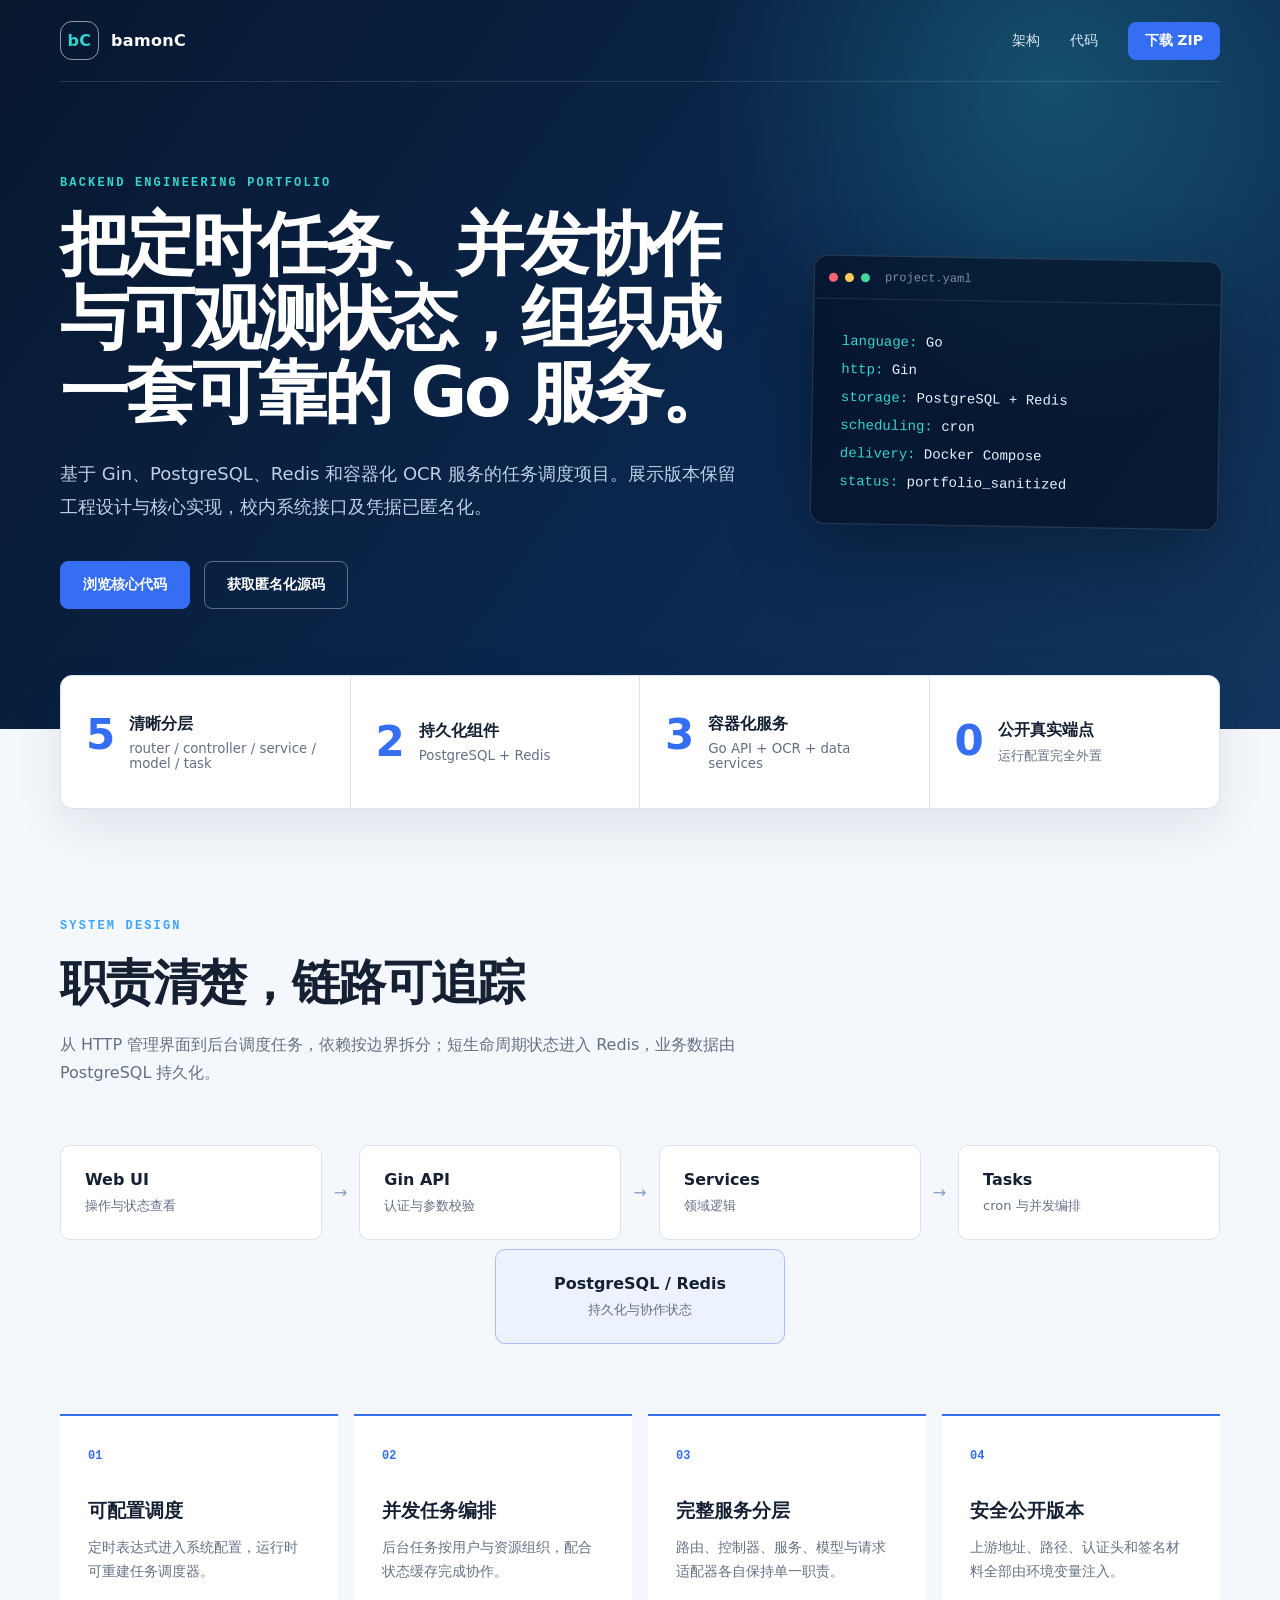
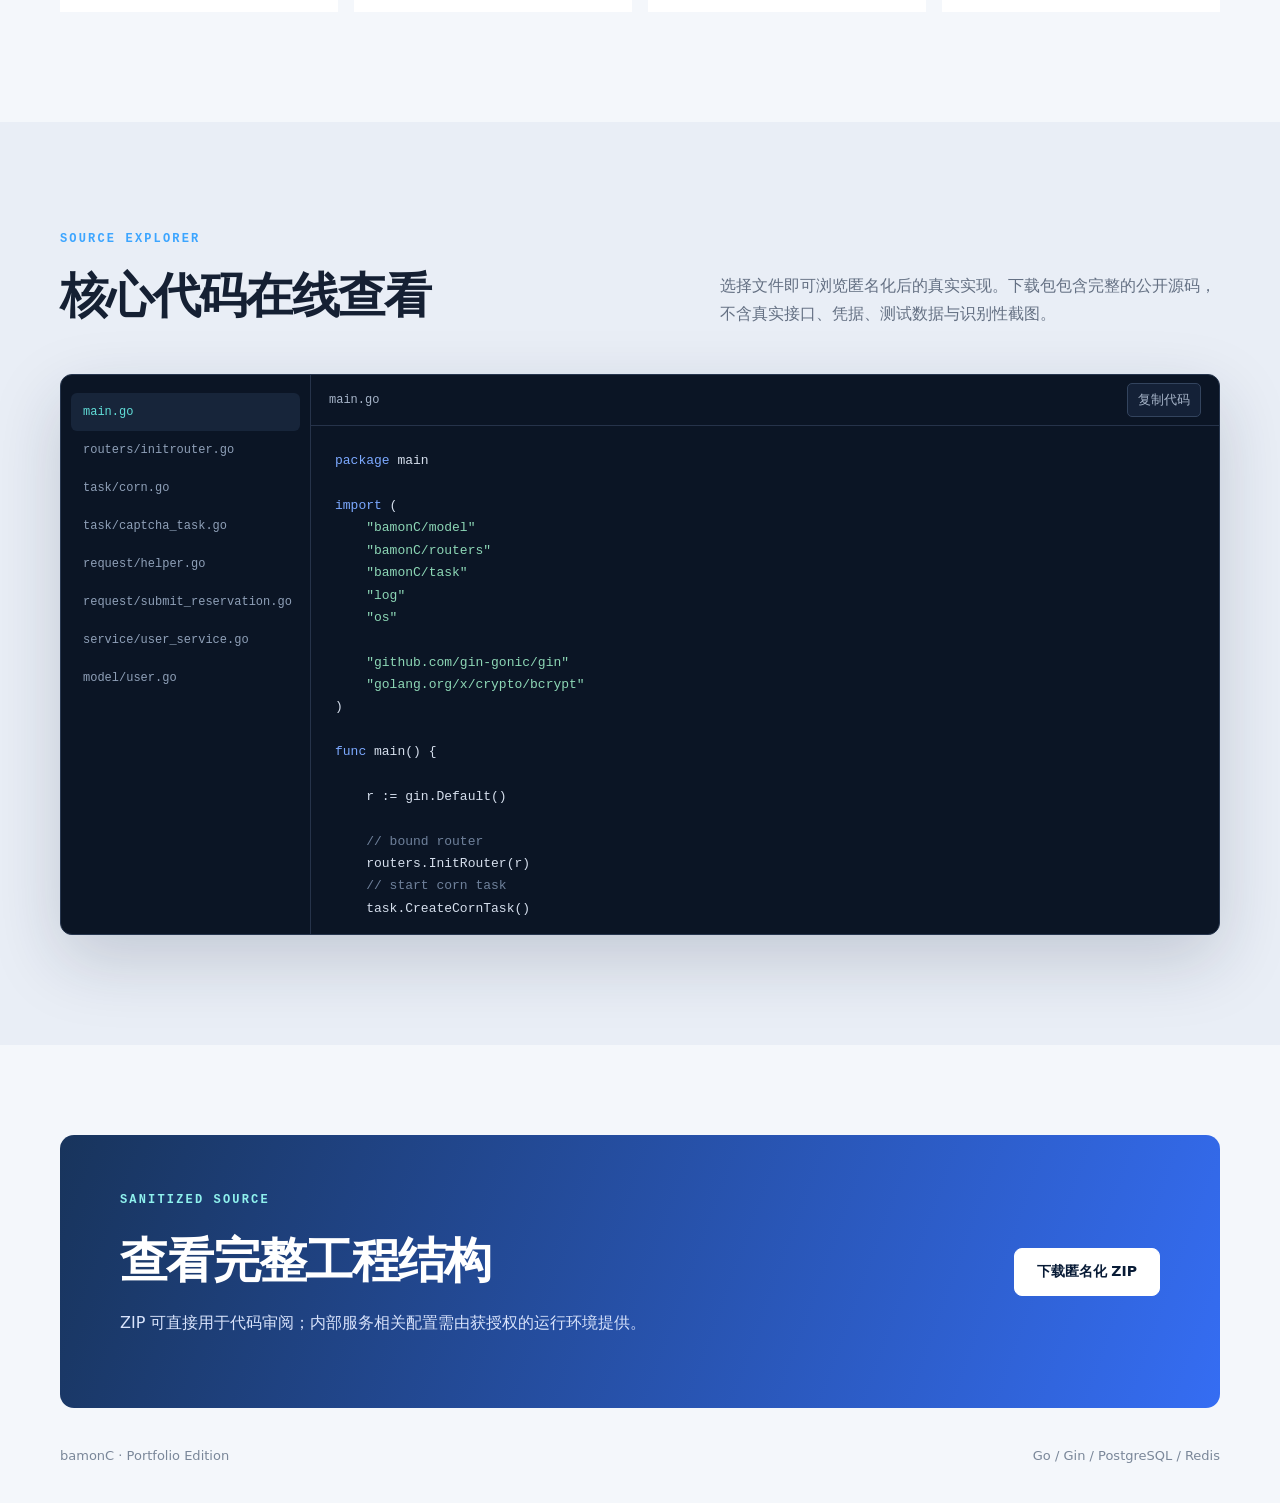
<file: docs/index.html>
<!doctype html>
<html lang="zh-CN">
<head>
  <meta charset="utf-8">
  <meta name="viewport" content="width=device-width, initial-scale=1">
  <meta name="description" content="bamonC：Go、Gin、PostgreSQL 与 Redis 驱动的任务调度系统作品集。">
  <title>bamonC · Backend Portfolio</title>
  <link rel="stylesheet" href="assets/style.css">
</head>
<body>
  <header class="hero">
    <nav class="nav shell" aria-label="主导航">
      <a class="brand" href="#top"><span class="brand-mark">bC</span>bamonC</a>
      <div class="nav-links">
        <a href="#architecture">架构</a>
        <a href="#code">代码</a>
        <a class="button button-small" href="downloads/bamonC-anonymized.zip" download>下载 ZIP</a>
      </div>
    </nav>

    <div class="hero-content shell" id="top">
      <div>
        <p class="eyebrow">BACKEND ENGINEERING PORTFOLIO</p>
        <h1>把定时任务、并发协作与可观测状态，组织成一套可靠的 Go 服务。</h1>
        <p class="lead">基于 Gin、PostgreSQL、Redis 和容器化 OCR 服务的任务调度项目。展示版本保留工程设计与核心实现，校内系统接口及凭据已匿名化。</p>
        <div class="actions">
          <a class="button" href="#code">浏览核心代码</a>
          <a class="button button-ghost" href="downloads/bamonC-anonymized.zip" download>获取匿名化源码</a>
        </div>
      </div>
      <aside class="terminal" aria-label="项目技术概览">
        <div class="terminal-bar"><i></i><i></i><i></i><span>project.yaml</span></div>
        <pre><code><span>language:</span> Go
<span>http:</span> Gin
<span>storage:</span> PostgreSQL + Redis
<span>scheduling:</span> cron
<span>delivery:</span> Docker Compose
<span>status:</span> portfolio_sanitized</code></pre>
      </aside>
    </div>
  </header>

  <main>
    <section class="metrics shell" aria-label="项目亮点">
      <article><strong>5</strong><span>清晰分层</span><small>router / controller / service / model / task</small></article>
      <article><strong>2</strong><span>持久化组件</span><small>PostgreSQL + Redis</small></article>
      <article><strong>3</strong><span>容器化服务</span><small>Go API + OCR + data services</small></article>
      <article><strong>0</strong><span>公开真实端点</span><small>运行配置完全外置</small></article>
    </section>

    <section class="section shell" id="architecture">
      <div class="section-heading">
        <p class="eyebrow">SYSTEM DESIGN</p>
        <h2>职责清楚，链路可追踪</h2>
        <p>从 HTTP 管理界面到后台调度任务，依赖按边界拆分；短生命周期状态进入 Redis，业务数据由 PostgreSQL 持久化。</p>
      </div>
      <div class="flow" aria-label="系统架构">
        <div><b>Web UI</b><span>操作与状态查看</span></div><em>→</em>
        <div><b>Gin API</b><span>认证与参数校验</span></div><em>→</em>
        <div><b>Services</b><span>领域逻辑</span></div><em>→</em>
        <div><b>Tasks</b><span>cron 与并发编排</span></div>
        <div class="flow-store"><b>PostgreSQL / Redis</b><span>持久化与协作状态</span></div>
      </div>
      <div class="feature-grid">
        <article><span>01</span><h3>可配置调度</h3><p>定时表达式进入系统配置，运行时可重建任务调度器。</p></article>
        <article><span>02</span><h3>并发任务编排</h3><p>后台任务按用户与资源组织，配合状态缓存完成协作。</p></article>
        <article><span>03</span><h3>完整服务分层</h3><p>路由、控制器、服务、模型与请求适配器各自保持单一职责。</p></article>
        <article><span>04</span><h3>安全公开版本</h3><p>上游地址、路径、认证头和签名材料全部由环境变量注入。</p></article>
      </div>
    </section>

    <section class="section code-section" id="code">
      <div class="shell">
        <div class="section-heading split-heading">
          <div><p class="eyebrow">SOURCE EXPLORER</p><h2>核心代码在线查看</h2></div>
          <p>选择文件即可浏览匿名化后的真实实现。下载包包含完整的公开源码，不含真实接口、凭据、测试数据与识别性截图。</p>
        </div>
        <div class="code-browser">
          <div class="file-list" id="fileList" role="tablist" aria-label="源码文件"></div>
          <div class="code-panel">
            <div class="code-toolbar"><span id="currentFile">加载中…</span><button id="copyCode" type="button">复制代码</button></div>
            <pre><code id="sourceCode">正在加载源码…</code></pre>
          </div>
        </div>
      </div>
    </section>

    <section class="cta shell">
      <div><p class="eyebrow">SANITIZED SOURCE</p><h2>查看完整工程结构</h2><p>ZIP 可直接用于代码审阅；内部服务相关配置需由获授权的运行环境提供。</p></div>
      <a class="button button-light" href="downloads/bamonC-anonymized.zip" download>下载匿名化 ZIP</a>
    </section>
  </main>

  <footer class="shell"><span>bamonC · Portfolio Edition</span><span>Go / Gin / PostgreSQL / Redis</span></footer>
  <script src="assets/app.js"></script>
</body>
</html>
</file>
<file: docs/assets/style.css>
:root {
  --ink: #152033;
  --muted: #647083;
  --navy: #081b36;
  --blue: #356df3;
  --cyan: #35d3d0;
  --paper: #f4f7fb;
  --line: #dce3ed;
  --white: #fff;
  color-scheme: light;
  font-family: Inter, ui-sans-serif, system-ui, -apple-system, BlinkMacSystemFont, "Segoe UI", sans-serif;
}

* { box-sizing: border-box; }
html { scroll-behavior: smooth; }
body { margin: 0; color: var(--ink); background: var(--paper); }
a { color: inherit; text-decoration: none; }
.shell { width: min(1160px, calc(100% - 40px)); margin-inline: auto; }
.hero { min-height: 650px; color: white; background: radial-gradient(circle at 82% 12%, rgba(53, 211, 208, .23), transparent 28%), linear-gradient(125deg, #07172e 0%, #0b2850 62%, #12365d 100%); overflow: hidden; }
.nav { height: 82px; display: flex; align-items: center; justify-content: space-between; border-bottom: 1px solid rgba(255,255,255,.12); }
.brand { display: flex; align-items: center; gap: 12px; font-weight: 750; letter-spacing: .02em; }
.brand-mark { display: grid; place-items: center; width: 39px; height: 39px; border: 1px solid rgba(255,255,255,.55); border-radius: 12px; color: var(--cyan); }
.nav-links { display: flex; align-items: center; gap: 30px; color: #d9e6f5; font-size: 14px; }
.hero-content { display: grid; grid-template-columns: 1.25fr .75fr; gap: 72px; align-items: center; padding: 94px 0 120px; }
.eyebrow { margin: 0 0 18px; color: #3ca5ff; font: 700 12px/1.2 ui-monospace, SFMono-Regular, Menlo, monospace; letter-spacing: .18em; }
.hero .eyebrow { color: var(--cyan); }
h1 { max-width: 760px; margin: 0; font-size: clamp(42px, 5.4vw, 70px); line-height: 1.07; letter-spacing: -.045em; }
.lead { max-width: 700px; margin: 28px 0 0; color: #bed0e5; font-size: 18px; line-height: 1.8; }
.actions { display: flex; flex-wrap: wrap; gap: 14px; margin-top: 38px; }
.button { display: inline-flex; align-items: center; justify-content: center; min-height: 48px; padding: 0 22px; border: 1px solid var(--blue); border-radius: 8px; background: var(--blue); color: white; font-weight: 700; font-size: 14px; }
.button:hover { transform: translateY(-1px); filter: brightness(1.08); }
.button-small { min-height: 38px; padding-inline: 16px; }
.button-ghost { border-color: rgba(255,255,255,.35); background: transparent; }
.button-light { background: white; border-color: white; color: var(--navy); }
.terminal { border: 1px solid rgba(255,255,255,.14); border-radius: 14px; background: rgba(2, 12, 27, .58); box-shadow: 0 30px 80px rgba(0,0,0,.28); overflow: hidden; transform: rotate(1deg); }
.terminal-bar { display: flex; gap: 7px; align-items: center; height: 43px; padding: 0 14px; border-bottom: 1px solid rgba(255,255,255,.1); color: #7890ad; font: 12px ui-monospace, monospace; }
.terminal-bar i { width: 9px; height: 9px; border-radius: 50%; background: #ff6673; }.terminal-bar i:nth-child(2){background:#ffca56}.terminal-bar i:nth-child(3){background:#43d69e}.terminal-bar span{margin-left:8px}
.terminal pre { margin: 0; padding: 28px; color: #e8f1fc; font: 14px/2 ui-monospace, SFMono-Regular, Consolas, monospace; white-space: pre-wrap; }.terminal code span{color:var(--cyan)}
.metrics { position: relative; display: grid; grid-template-columns: repeat(4, 1fr); margin-top: -54px; border: 1px solid var(--line); border-radius: 12px; background: white; box-shadow: 0 18px 50px rgba(19,42,76,.09); overflow: hidden; }
.metrics article { min-height: 132px; display: grid; grid-template-columns: auto 1fr; align-content: center; column-gap: 14px; padding: 25px; border-right: 1px solid var(--line); }.metrics article:last-child{border:0}
.metrics strong { grid-row: span 2; color: var(--blue); font-size: 42px; line-height: 1; }.metrics span{font-weight:750}.metrics small{color:var(--muted);margin-top:6px}
.section { padding: 110px 0; }.section-heading{max-width:700px}.section-heading h2,.cta h2{margin:0;font-size:clamp(32px,4vw,48px);letter-spacing:-.035em}.section-heading>p:last-child,.cta p{color:var(--muted);line-height:1.75}
.flow { position: relative; display: grid; grid-template-columns: 1fr auto 1fr auto 1fr auto 1fr; align-items: center; gap: 12px; margin-top: 58px; padding-bottom: 104px; }.flow>div{padding:24px;border:1px solid var(--line);border-radius:10px;background:white}.flow b,.flow span{display:block}.flow span{margin-top:8px;color:var(--muted);font-size:13px}.flow em{color:#8aa1c0;font-style:normal}.flow-store{position:absolute;bottom:0;left:37.5%;width:25%;text-align:center;border-color:#a9bef6!important;background:#edf2ff!important}
.feature-grid { display: grid; grid-template-columns: repeat(4,1fr); gap: 16px; margin-top: 70px; }.feature-grid article{padding:28px;border-top:2px solid var(--blue);background:white}.feature-grid span{color:var(--blue);font:700 12px ui-monospace,monospace}.feature-grid h3{margin:35px 0 12px}.feature-grid p{margin:0;color:var(--muted);font-size:14px;line-height:1.7}
.code-section { background: #e9eef6; }.split-heading{max-width:none;display:flex;justify-content:space-between;gap:60px;align-items:end}.split-heading>p{max-width:500px;margin:0}
.code-browser { display: grid; grid-template-columns: 250px 1fr; min-height: 560px; margin-top: 46px; border: 1px solid #27364e; border-radius: 12px; background: #0b1525; box-shadow: 0 25px 70px rgba(20,36,61,.18); overflow: hidden; }
.file-list{padding:18px 10px;border-right:1px solid #26334a}.file-list button{width:100%;padding:12px;border:0;border-radius:6px;background:transparent;color:#8fa0b8;text-align:left;font:12px ui-monospace,monospace;cursor:pointer}.file-list button:hover,.file-list button.active{background:#17253a;color:#61ded8}
.code-panel{min-width:0}.code-toolbar{height:51px;display:flex;align-items:center;justify-content:space-between;padding:0 18px;border-bottom:1px solid #26334a;color:#a7b5c9;font:12px ui-monospace,monospace}.code-toolbar button{border:1px solid #33445e;border-radius:5px;background:#142137;color:#a7b5c9;padding:7px 10px;cursor:pointer}.code-panel pre{height:508px;margin:0;padding:24px;overflow:auto;color:#d6dfed;font:13px/1.72 ui-monospace,SFMono-Regular,Consolas,monospace;tab-size:4}.token-keyword{color:#7ca9ff}.token-string{color:#8dd7b6}.token-comment{color:#6f819b}
.cta { display: flex; justify-content: space-between; align-items: center; gap: 50px; margin-top: 90px; padding: 55px 60px; border-radius: 14px; color: white; background: linear-gradient(110deg,#18345c,#356df3); }.cta p{color:#d8e3fb;max-width:650px}.cta .eyebrow{color:#8ff1ed}
footer{display:flex;justify-content:space-between;padding:40px 0;color:#7a8799;font-size:13px}
@media (max-width:900px){.hero-content{grid-template-columns:1fr;padding-top:65px}.terminal{display:none}.metrics,.feature-grid{grid-template-columns:repeat(2,1fr)}.flow{grid-template-columns:1fr;gap:10px;padding:0}.flow em{transform:rotate(90deg);text-align:center}.flow-store{position:static;width:auto}.code-browser{grid-template-columns:1fr}.file-list{display:flex;overflow:auto;border-right:0;border-bottom:1px solid #26334a}.file-list button{width:auto;white-space:nowrap}.split-heading,.cta{align-items:flex-start;flex-direction:column}}
@media (max-width:600px){.shell{width:min(100% - 24px,1160px)}.nav-links>a:not(.button){display:none}.hero{min-height:auto}.hero-content{padding:65px 0 110px}.lead{font-size:16px}.metrics{grid-template-columns:1fr 1fr}.metrics article{min-height:120px;padding:18px;border-bottom:1px solid var(--line)}.metrics strong{font-size:32px}.section{padding:78px 0}.feature-grid{grid-template-columns:1fr}.code-panel pre{font-size:11px}.cta{margin-top:60px;padding:38px 28px}footer{gap:20px;flex-direction:column}}
</file>
